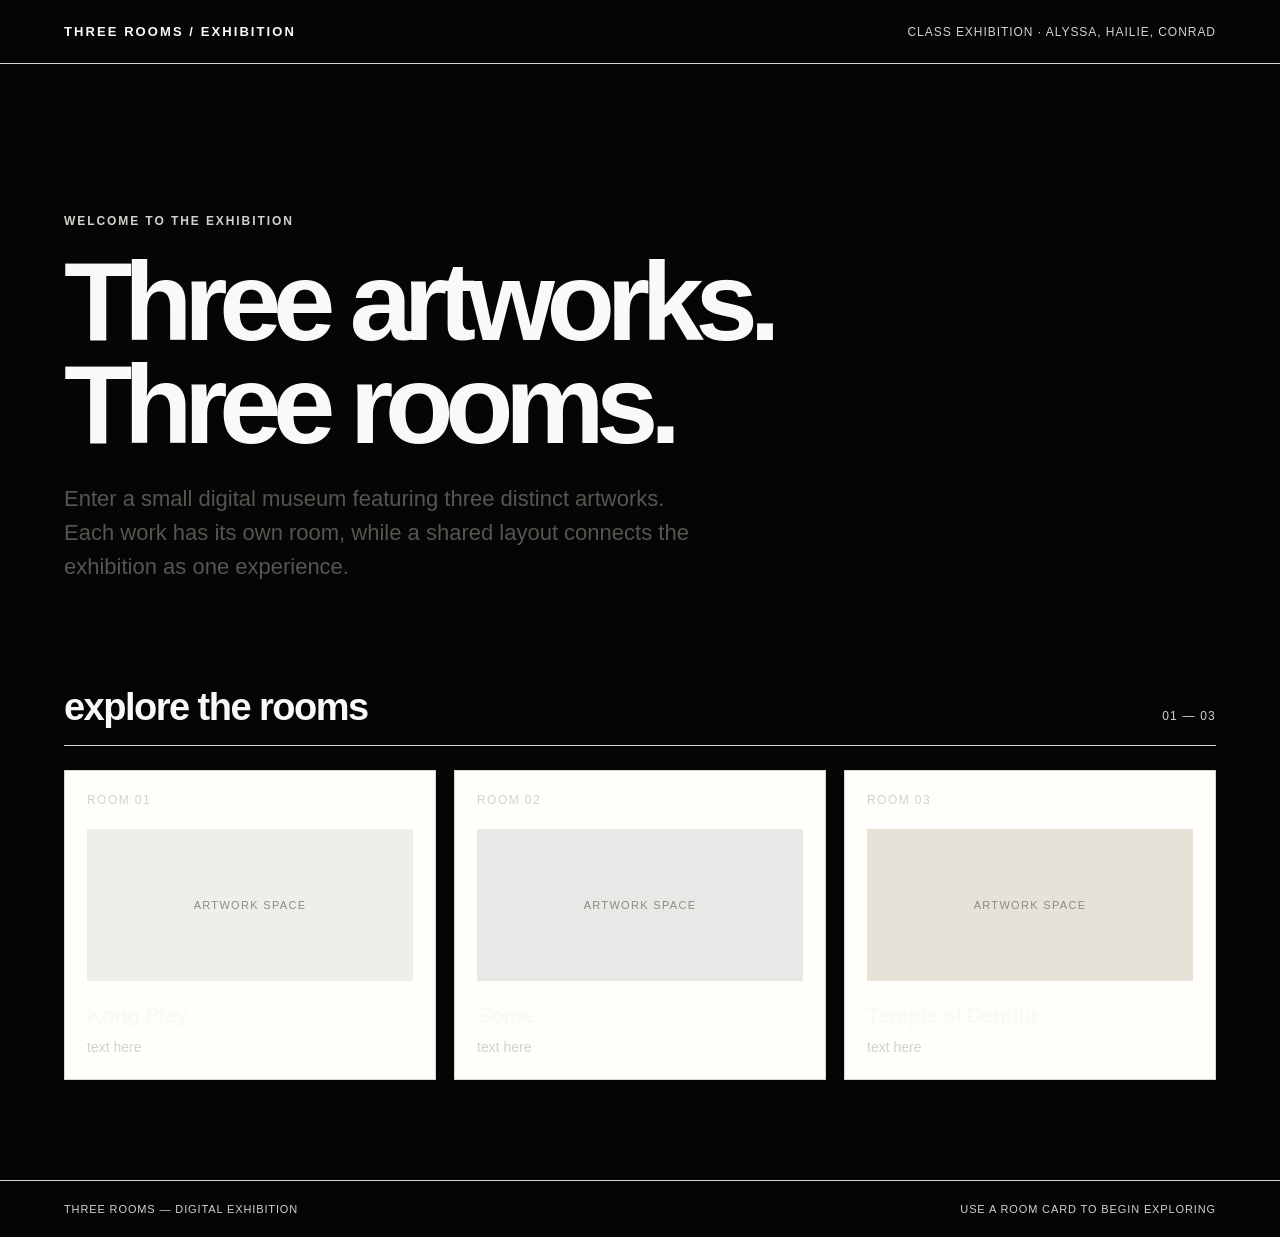
<file: index.html>
<!DOCTYPE html>
<html lang="en">
<head>
  <meta charset="UTF-8">
  <meta name="viewport" content="width=device-width, initial-scale=1.0">
  <title>Three Rooms — A Digital Exhibition</title>
  <link rel="stylesheet" href="style.css">
</head>
<body>
  <header class="site-header">
    <a class="wordmark" href="index.html">Three Rooms / Exhibition</a>
    <div class="header-note">Class exhibition · Alyssa, Hailie, Conrad</div>
  </header>

  <main>
    <section class="hero">
      <p class="eyebrow">Welcome to the exhibition</p>
      <h1>Three artworks.<br>Three rooms.</h1>
      <p class="intro">Enter a small digital museum featuring three distinct artworks. Each work has its own room, while a shared layout connects the exhibition as one experience.</p>
    </section>

    <section aria-labelledby="rooms-title">
      <div class="section-heading">
        <h2 id="rooms-title">explore the rooms</h2>
        <span>01 — 03</span>
      </div>

      <div class="room-grid">
        <a class="room-card" href="Alyssa.html">
          <span class="card-number">ROOM 01</span>
          <div class="card-shape">Artwork space</div>
          <h3>Kong Play</h3>
          <p class="card-description">text here</p>
        </a>

        <a class="room-card" href="Hailie.html">
          <span class="card-number">ROOM 02</span>
          <div class="card-shape">Artwork space</div>
          <h3>Some</h3>
          <p class="card-description">text here</p>
        </a>

        <a class="room-card" href="Conrad.html">
          <span class="card-number">ROOM 03</span>
          <div class="card-shape">Artwork space</div>
          <h3>Temple of Dendur</h3>
          <p class="card-description">text here</p>
        </a>
      </div>
    </section>
  </main>

  <footer class="site-footer">
    <span>Three Rooms — Digital Exhibition</span>
    <span>Use a room card to begin exploring</span>
  </footer>
</body>
</html>
</file>
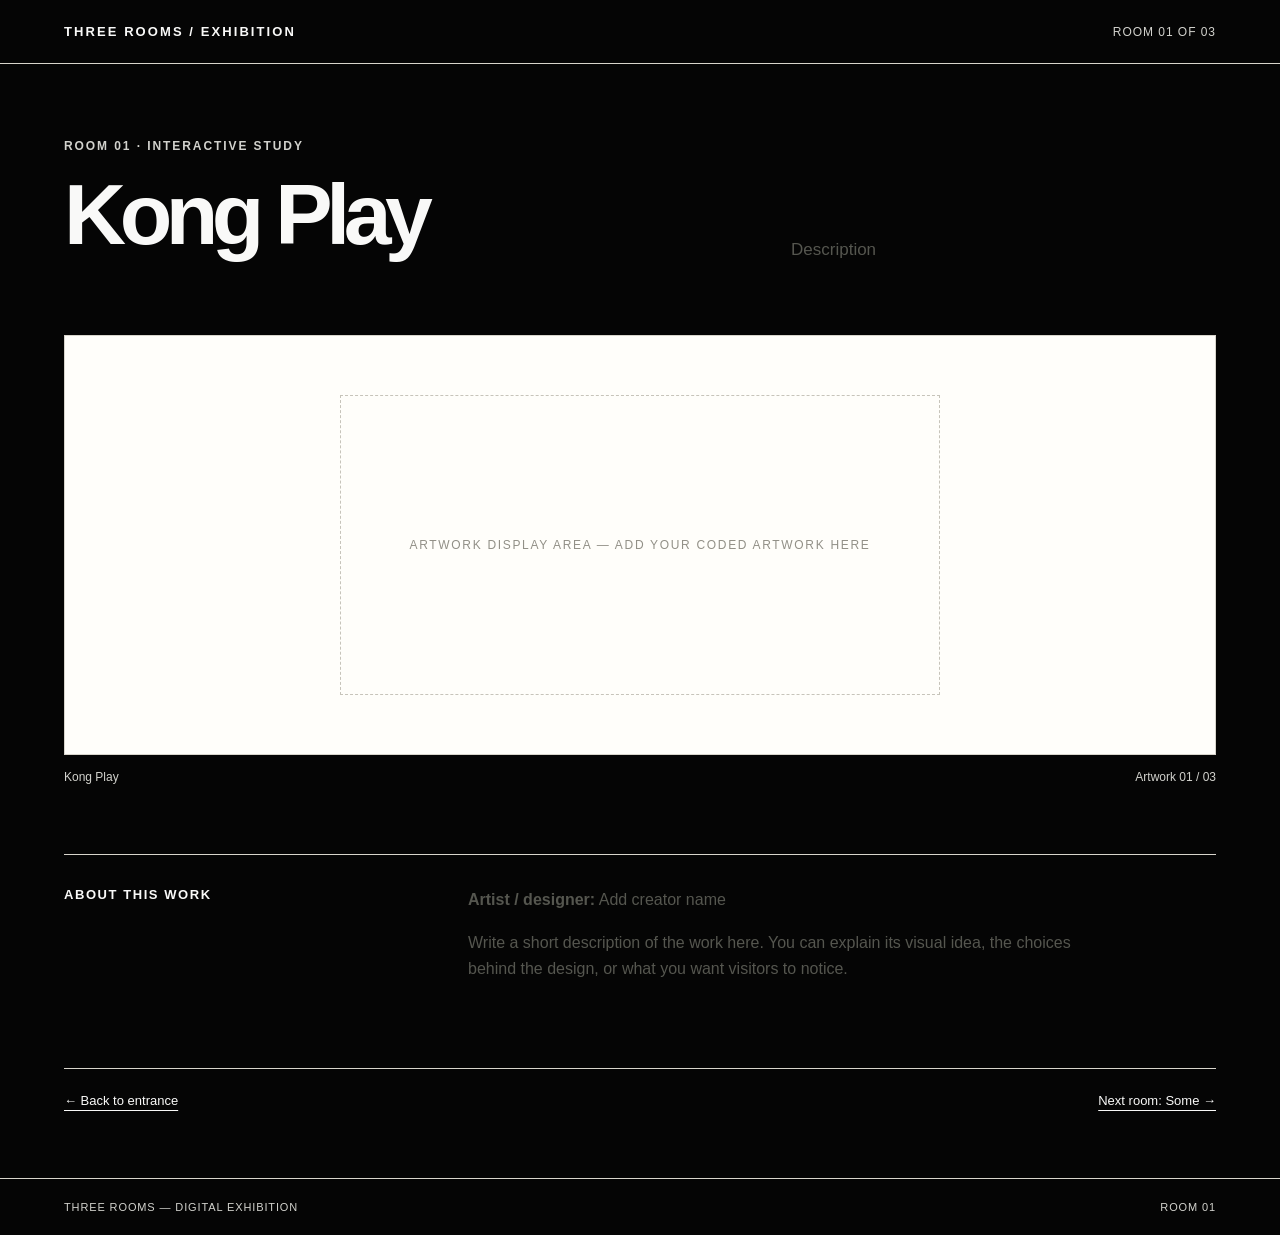
<file: Alyssa.html>
<!DOCTYPE html>
<html lang="en">
<head>
  <meta charset="UTF-8">
  <meta name="viewport" content="width=device-width, initial-scale=1.0">
  <title>Room 01 — Kong Play</title>
  <link rel="stylesheet" href="style.css">
</head>
<body>
  <header class="site-header">
    <a class="wordmark" href="index.html">Three Rooms / Exhibition</a>
    <div class="header-note">Room 01 of 03</div>
  </header>
  <main>
    <section class="room-hero">
      <div>
        <p class="eyebrow">Room 01 · Interactive study</p>
        <h1>Kong Play</h1>
      </div>
      <p class="intro">Description</p>
    </section>

    <section aria-label="Artwork display">
      <div class="artwork-stage">
        <div class="artwork-placeholder">Artwork display area — add your coded artwork here</div>
      </div>
      <div class="artwork-caption">
        <span>Kong Play</span>
        <span>Artwork 01 / 03</span>
      </div>
    </section>

    <section class="room-info">
      <h2>About this work</h2>
      <div>
        <p><strong>Artist / designer:</strong> Add creator name</p>
        <p>Write a short description of the work here. You can explain its visual idea, the choices behind the design, or what you want visitors to notice.</p>
      </div>
    </section>

    <nav class="room-nav" aria-label="Room navigation">
      <a href="index.html".html">← Back to entrance</a>
      <a href="Hailie.html">Next room: Some →</a>
    </nav>
  </main>
  <footer class="site-footer"><span>Three Rooms — Digital Exhibition</span><span>Room 01</span></footer>
</body>
</html>
</file>
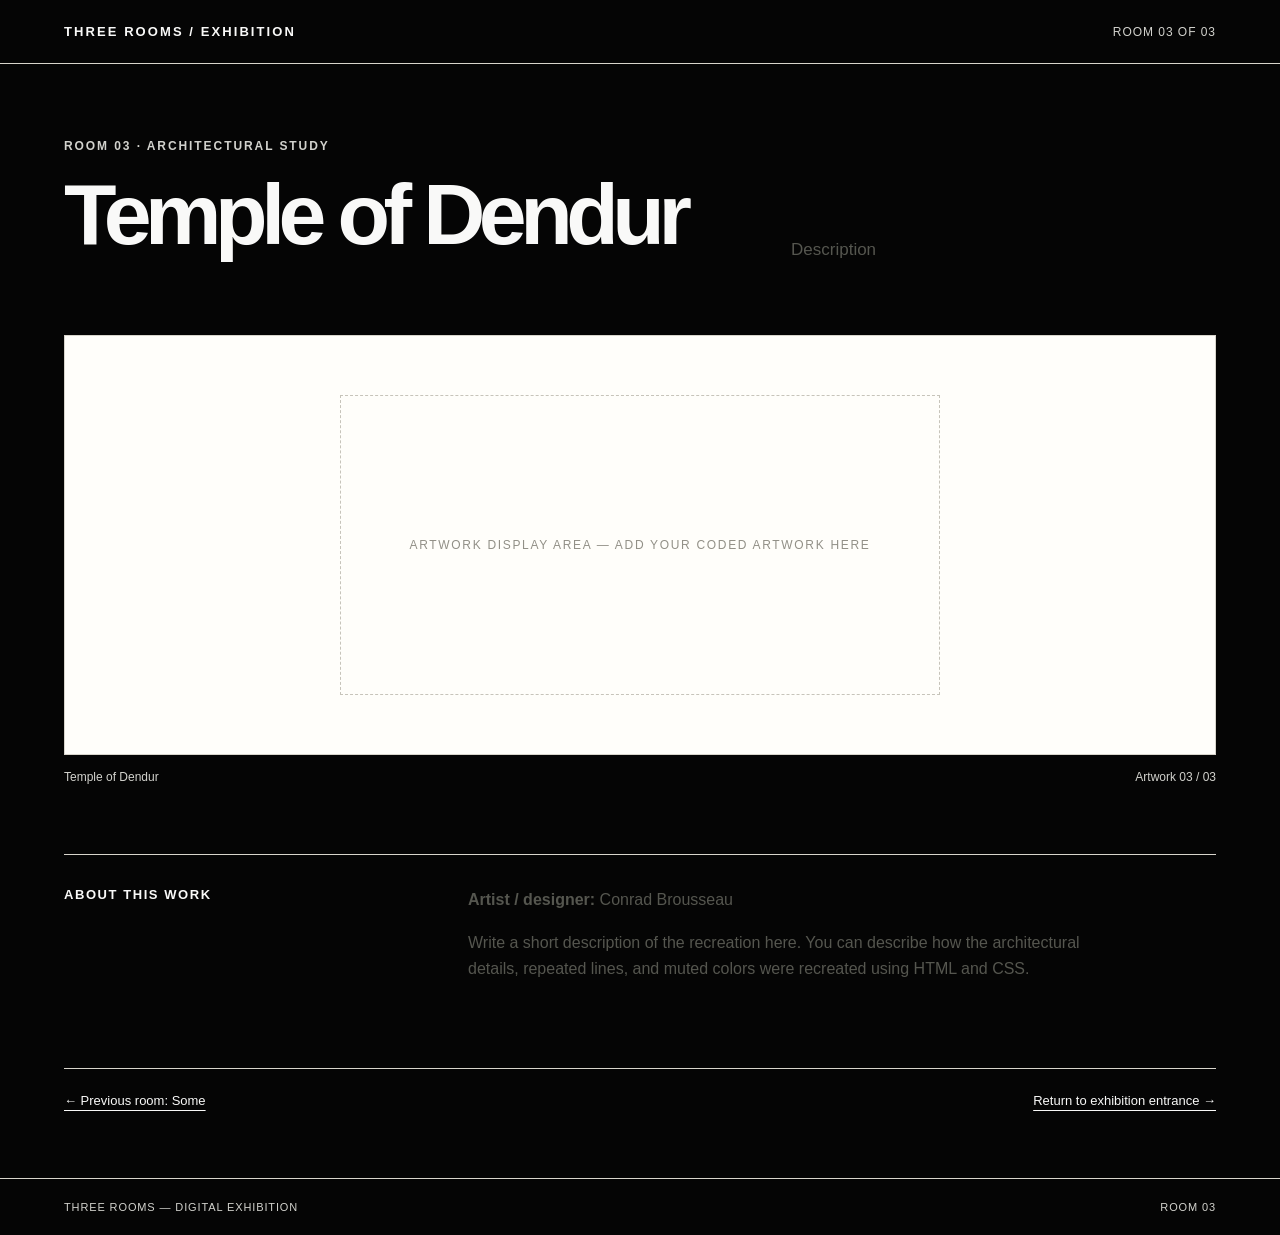
<file: Conrad.html>
<!DOCTYPE html>
<html lang="en">
<head>
  <meta charset="UTF-8">
  <meta name="viewport" content="width=device-width, initial-scale=1.0">
  <title>Room 03 — Temple of Dendur</title>
  <link rel="stylesheet" href="style.css">
</head>
<body>
  <header class="site-header">
    <a class="wordmark" href="index.html">Three Rooms / Exhibition</a>
    <div class="header-note">Room 03 of 03</div>
  </header>
  <main>
    <section class="room-hero">
      <div>
        <p class="eyebrow">Room 03 · Architectural study</p>
        <h1>Temple of Dendur</h1>
      </div>
      <p class="intro">Description</p>
    </section>

    <section aria-label="Artwork display">
      <div class="artwork-stage">
        <div class="artwork-placeholder">Artwork display area — add your coded artwork here</div>
      </div>
      <div class="artwork-caption">
        <span>Temple of Dendur</span>
        <span>Artwork 03 / 03</span>
      </div>
    </section>

    <section class="room-info">
      <h2>About this work</h2>
      <div>
        <p><strong>Artist / designer:</strong> Conrad Brousseau</p>
        <p>Write a short description of the recreation here. You can describe how the architectural details, repeated lines, and muted colors were recreated using HTML and CSS.</p>
      </div>
    </section>

    <nav class="room-nav" aria-label="Room navigation">
      <a href="Hailie.html">← Previous room: Some</a>
      <a href="index.html">Return to exhibition entrance →</a>
    </nav>
  </main>
  <footer class="site-footer"><span>Three Rooms — Digital Exhibition</span><span>Room 03</span></footer>
</body>
</html>
</file>
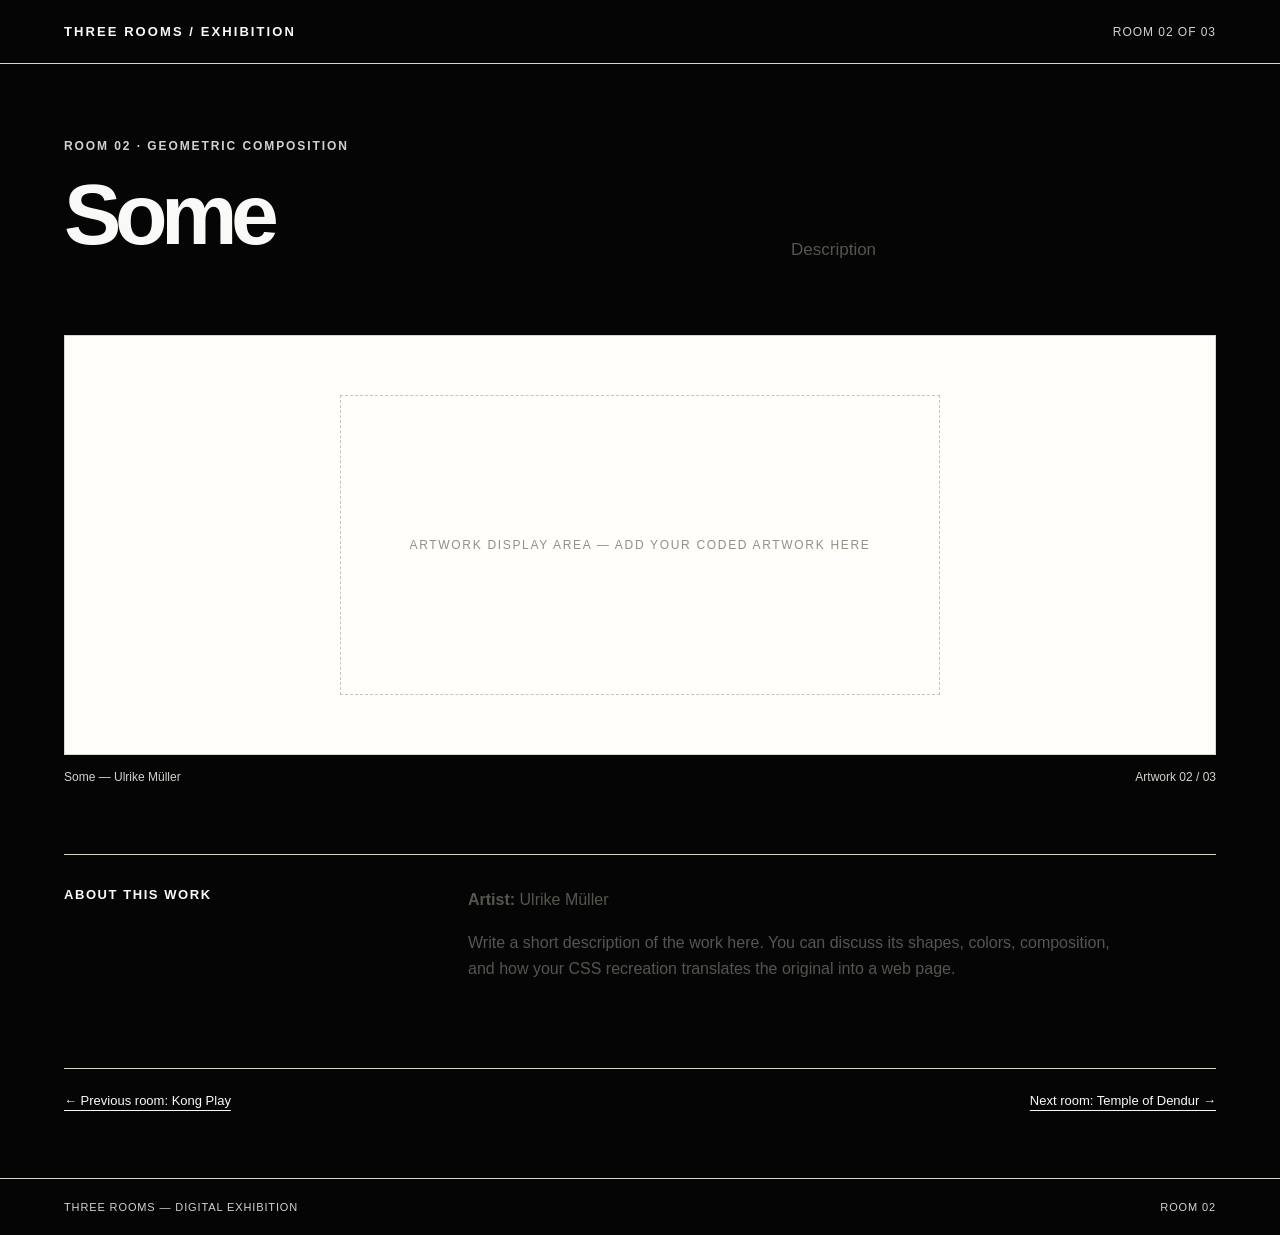
<file: Hailie.html>
<!DOCTYPE html>
<html lang="en">
<head>
  <meta charset="UTF-8">
  <meta name="viewport" content="width=device-width, initial-scale=1.0">
  <title>Room 02 — Some</title>
  <link rel="stylesheet" href="style.css">
</head>
<body>
  <header class="site-header">
    <a class="wordmark" href="index.html">Three Rooms / Exhibition</a>
    <div class="header-note">Room 02 of 03</div>
  </header>
  <main>
    <section class="room-hero">
      <div>
        <p class="eyebrow">Room 02 · Geometric composition</p>
        <h1>Some</h1>
      </div>
      <p class="intro">Description</p>
    </section>

    <section aria-label="Artwork display">
      <div class="artwork-stage">
        <div class="artwork-placeholder">Artwork display area — add your coded artwork here</div>
      </div>
      <div class="artwork-caption">
        <span>Some — Ulrike Müller</span>
        <span>Artwork 02 / 03</span>
      </div>
    </section>

    <section class="room-info">
      <h2>About this work</h2>
      <div>
        <p><strong>Artist:</strong> Ulrike Müller</p>
        <p>Write a short description of the work here. You can discuss its shapes, colors, composition, and how your CSS recreation translates the original into a web page.</p>
      </div>
    </section>

    <nav class="room-nav" aria-label="Room navigation">
      <a href="Alyssa.html">← Previous room: Kong Play</a>
      <a href="Conrad.html">Next room: Temple of Dendur →</a>
    </nav>
  </main>
  <footer class="site-footer"><span>Three Rooms — Digital Exhibition</span><span>Room 02</span></footer>
</body>
</html>
</file>
<file: style.css>
/* Shared style for the exhibition website */
:root {
  --ink: #f9f9f8;
  --paper: #050505;
  --white: #fffefa;
  --muted: #d2d2cd;
  --line: #d8d5cc;
  --accent: #dedede;
}

* {
  box-sizing: border-box;
}

html {
  scroll-behavior: smooth;
}

body {
  margin: 0;
  background: var(--paper);
  color: var(--ink);
  font-family: Arial, Helvetica, sans-serif;
}

a {
  color: inherit;
}

.site-header {
  display: flex;
  align-items: center;
  justify-content: space-between;
  gap: 24px;
  padding: 24px 5vw;
  border-bottom: 1px solid var(--line);
}

.wordmark {
  font-size: 13px;
  font-weight: 700;
  letter-spacing: .16em;
  text-transform: uppercase;
  text-decoration: none;
}

.header-note {
  color: var(--muted);
  font-size: 12px;
  letter-spacing: .08em;
  text-transform: uppercase;
  text-align: right;
}

main {
  width: min(1200px, 90vw);
  margin: 0 auto;
}

.hero {
  padding: clamp(64px, 12vw, 150px) 0 80px;
  max-width: 900px;
}

.eyebrow {
  margin: 0 0 22px;
  color: var(--muted);
  font-size: 12px;
  font-weight: 700;
  letter-spacing: .16em;
  text-transform: uppercase;
}

h1, h2, h3, p {
  margin-top: 0;
}

h1 {
  max-width: 850px;
  margin-bottom: 26px;
  font-size: clamp(48px, 9vw, 112px);
  line-height: .92;
  letter-spacing: -.075em;
  font-weight: 700;
}

.intro {
  max-width: 650px;
  color: #55564f;
  font-size: clamp(17px, 2vw, 22px);
  line-height: 1.55;
}

.section-heading {
  display: flex;
  align-items: baseline;
  justify-content: space-between;
  gap: 20px;
  padding-bottom: 16px;
  border-bottom: 1px solid var(--line);
}

.section-heading h2 {
  margin: 0;
  font-size: clamp(24px, 4vw, 38px);
  letter-spacing: -.04em;
}

.section-heading span {
  color: var(--muted);
  font-size: 12px;
  text-transform: uppercase;
  letter-spacing: .1em;
}

.room-grid {
  display: grid;
  grid-template-columns: repeat(3, minmax(0, 1fr));
  gap: 18px;
  padding: 24px 0 100px;
}

.room-card {
  display: flex;
  flex-direction: column;
  min-height: 310px;
  padding: 22px;
  background: var(--white);
  border: 1px solid var(--line);
  text-decoration: none;
  transition: transform .2s ease, background .2s ease;
}

.room-card:hover {
  transform: translateY(-5px);
  background: #ffffff;
}

.card-number {
  color: var(--muted);
  font-size: 12px;
  letter-spacing: .12em;
}

.card-shape {
  display: flex;
  flex: 1;
  align-items: center;
  justify-content: center;
  min-height: 130px;
  margin: 22px 0;
  background: #efeee9;
  color: #8b8b82;
  font-size: 11px;
  letter-spacing: .12em;
  text-transform: uppercase;
}

.room-card:nth-child(2) .card-shape {
  background: #e7e9e6;
}

.room-card:nth-child(3) .card-shape {
  background: #e6e2d8;
}

.room-card h3 {
  margin: 0 0 8px;
  font-size: 22px;
  letter-spacing: -.04em;
}

.card-description {
  margin: 0;
  color: var(--muted);
  font-size: 14px;
  line-height: 1.45;
}

.site-footer {
  display: flex;
  justify-content: space-between;
  gap: 20px;
  padding: 22px 5vw;
  border-top: 1px solid var(--line);
  color: var(--muted);
  font-size: 11px;
  letter-spacing: .08em;
  text-transform: uppercase;
}

.room-hero {
  display: grid;
  grid-template-columns: minmax(0, 1.2fr) minmax(250px, .8fr);
  gap: clamp(32px, 7vw, 100px);
  align-items: end;
  padding: 75px 0 55px;
}

.room-hero h1 {
  font-size: clamp(44px, 7vw, 86px);
}

.room-hero .intro {
  font-size: 17px;
}

.artwork-stage {
  display: flex;
  align-items: center;
  justify-content: center;
  min-height: 420px;
  padding: 36px;
  background: var(--white);
  border: 1px solid var(--line);
}

.artwork-placeholder {
  width: min(100%, 600px);
  min-height: 300px;
  display: flex;
  align-items: center;
  justify-content: center;
  border: 1px dashed #c7c4ba;
  color: #929087;
  font-size: 12px;
  letter-spacing: .14em;
  text-align: center;
  text-transform: uppercase;
}

.artwork-caption {
  display: flex;
  justify-content: space-between;
  gap: 24px;
  padding: 15px 0 70px;
  color: var(--muted);
  font-size: 12px;
}

.room-info {
  display: grid;
  grid-template-columns: 1fr 2fr;
  gap: 30px;
  padding: 32px 0 70px;
  border-top: 1px solid var(--line);
}

.room-info h2 {
  font-size: 13px;
  letter-spacing: .12em;
  text-transform: uppercase;
}

.room-info p {
  max-width: 650px;
  color: #55564f;
  line-height: 1.65;
}

.room-nav {
  display: flex;
  justify-content: space-between;
  gap: 16px;
  padding: 24px 0 70px;
  border-top: 1px solid var(--line);
}

.room-nav a {
  font-size: 13px;
  text-decoration-thickness: 1px;
  text-underline-offset: 5px;
}

@media (max-width: 760px) {
  .site-header {
    align-items: flex-start;
    flex-direction: column;
    gap: 10px;
  }

  .header-note {
    text-align: left;
  }

  .room-grid {
    grid-template-columns: 1fr;
  }

  .room-card {
    min-height: 260px;
  }

  .room-hero {
    grid-template-columns: 1fr;
    padding-top: 55px;
  }

  .artwork-stage {
    min-height: 300px;
    padding: 18px;
  }

  .artwork-placeholder {
    min-height: 230px;
  }

  .room-info {
    grid-template-columns: 1fr;
    gap: 12px;
  }

  .site-footer {
    flex-direction: column;
  }
}
</file>
